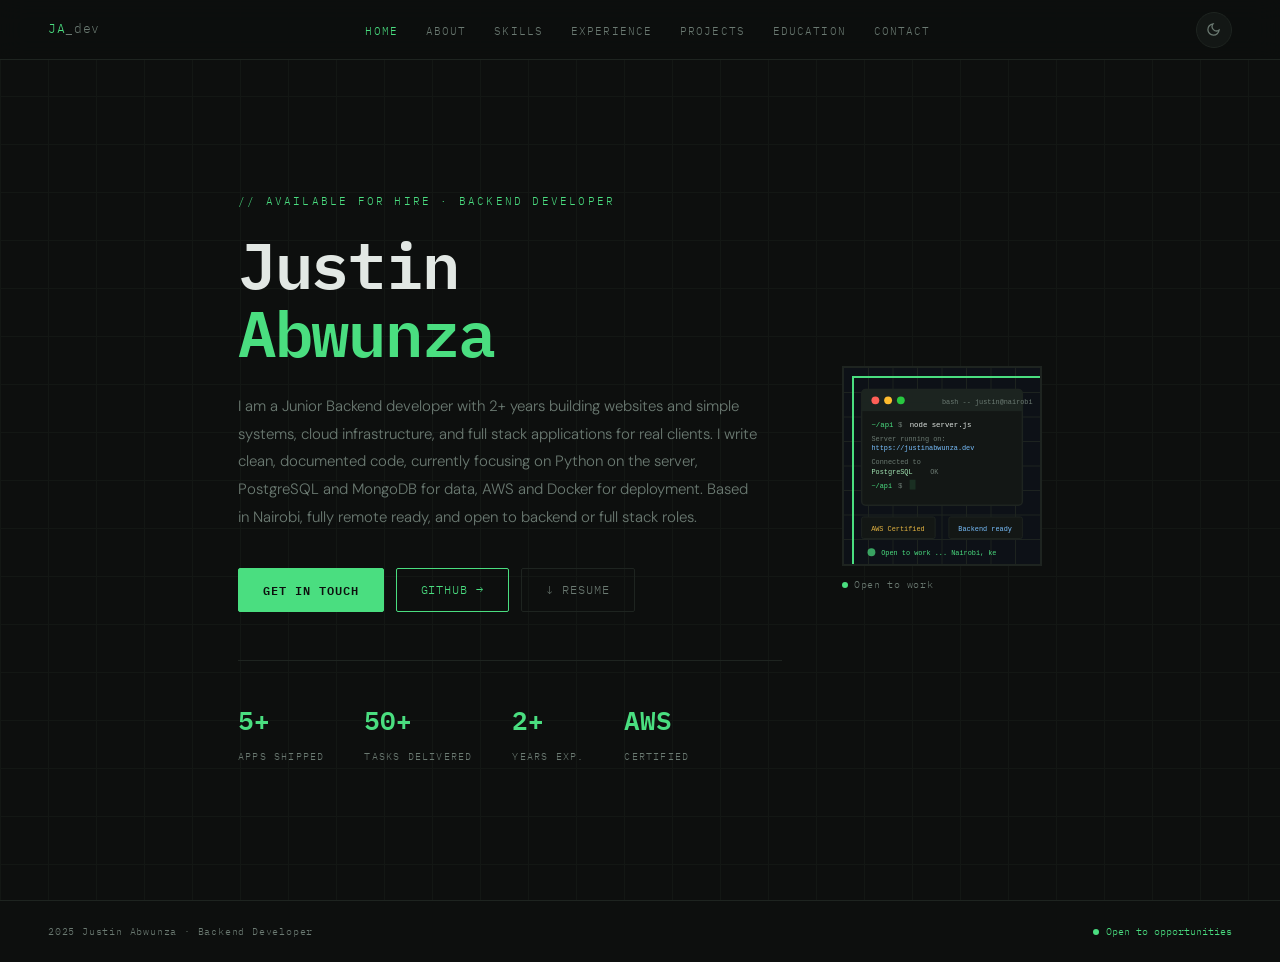
<file: index.html>
<!DOCTYPE html>
<html lang="en" data-theme="dark">
<head>
  <meta charset="UTF-8"/>
  <meta name="viewport" content="width=device-width,initial-scale=1.0"/>
  <meta name="description" content="Justin Abwunza — Backend Developer. AWS Certified. Nairobi, Kenya."/>
  <title>Justin Abwunza — Backend Developer</title>
  <link rel="preconnect" href="https://fonts.googleapis.com">
  <link href="https://fonts.googleapis.com/css2?family=IBM+Plex+Mono:wght@300;400;500;600&family=DM+Sans:wght@300;400;500&display=swap" rel="stylesheet">
  <link rel="stylesheet" href="css/styles.css">
</head>
<body>

<nav>
  <a href="index.html" class="nav-logo">JA<span>_dev</span></a>
  <ul class="nav-links">
    <li><a href="index.html">Home</a></li>
    <li><a href="about.html">About</a></li>
    <li><a href="skills.html">Skills</a></li>
    <li><a href="experience.html">Experience</a></li>
    <li><a href="projects.html">Projects</a></li>
    <li><a href="education.html">Education</a></li>
    <li><a href="contact.html">Contact</a></li>
  </ul>
  <div class="nav-right">
    <button class="theme-toggle" id="themeBtn" aria-label="Toggle theme">
      <svg class="i-moon" viewBox="0 0 24 24" fill="none" stroke="currentColor" stroke-width="2"><path d="M21 12.79A9 9 0 1111.21 3 7 7 0 0021 12.79z"/></svg>
      <svg class="i-sun"  viewBox="0 0 24 24" fill="none" stroke="currentColor" stroke-width="2"><circle cx="12" cy="12" r="5"/><line x1="12" y1="1" x2="12" y2="3"/><line x1="12" y1="21" x2="12" y2="23"/><line x1="4.22" y1="4.22" x2="5.64" y2="5.64"/><line x1="18.36" y1="18.36" x2="19.78" y2="19.78"/><line x1="1" y1="12" x2="3" y2="12"/><line x1="21" y1="12" x2="23" y2="12"/><line x1="4.22" y1="19.78" x2="5.64" y2="18.36"/><line x1="18.36" y1="5.64" x2="19.78" y2="4.22"/></svg>
    </button>
    <button class="burger" id="burgerBtn"><span></span><span></span><span></span></button>
  </div>
</nav>

<div class="mob-menu" id="mobMenu">
  <a href="index.html">Home</a>
  <a href="about.html">About</a>
  <a href="skills.html">Skills</a>
  <a href="experience.html">Experience</a>
  <a href="projects.html">Projects</a>
  <a href="education.html">Education</a>
  <a href="contact.html">Contact</a>
  <a href="https://github.com/syntaxamurai" target="_blank" rel="noopener">GitHub</a>
  <a href="Justin_Abwunza_Software_Developer_CV.pdf" download>Download CV</a>
</div>

<section id="hero">
  <div class="hero-inner">
    <div>
      <span class="hero-tag">// available for hire · backend developer</span>
      <h1 class="hero-name">Justin<br><em>Abwunza</em></h1>
      <p class="hero-bio">
        I am a Junior Backend developer with 2+ years building websites and simple systems, cloud infrastructure, and full stack applications for real clients. I write clean, documented code, currently focusing on Python on the server, PostgreSQL and MongoDB for data, AWS and Docker for deployment. Based in Nairobi, fully remote ready, and open to backend or full stack roles.
      </p>
      <div class="hero-cta">
        <a href="mailto:justinabwunza@gmail.com" class="btn btn-primary">Get in touch</a>
        <a href="https://github.com/syntaxamurai" target="_blank" rel="noopener" class="btn btn-outline">GitHub &#8594;</a>
        <a href="Justin_Abwunza_Software_Developer_CV.pdf" download class="btn btn-ghost">&#8595; Resume</a>
      </div>
      <div class="hero-stats">
        <div><span class="stat-num">5+</span><span class="stat-label">Apps shipped</span></div>
        <div><span class="stat-num">50+</span><span class="stat-label">Tasks delivered</span></div>
        <div><span class="stat-num">2+</span><span class="stat-label">Years exp.</span></div>
        <div><span class="stat-num">AWS</span><span class="stat-label">Certified</span></div>
      </div>
    </div>
    <div class="hero-photo">
      <div class="hero-photo-frame">
        <svg viewBox="0 0 200 200" xmlns="http://www.w3.org/2000/svg" style="width:100%;height:100%;display:block">
          <rect width="200" height="200" fill="#0d1117"/>
          <line x1="0" y1="25" x2="200" y2="25" stroke="#1e2420" stroke-width="1"/><line x1="0" y1="50" x2="200" y2="50" stroke="#1e2420" stroke-width="1"/><line x1="0" y1="75" x2="200" y2="75" stroke="#1e2420" stroke-width="1"/><line x1="0" y1="100" x2="200" y2="100" stroke="#1e2420" stroke-width="1"/><line x1="0" y1="125" x2="200" y2="125" stroke="#1e2420" stroke-width="1"/><line x1="0" y1="150" x2="200" y2="150" stroke="#1e2420" stroke-width="1"/><line x1="0" y1="175" x2="200" y2="175" stroke="#1e2420" stroke-width="1"/><line x1="25" y1="0" x2="25" y2="200" stroke="#1e2420" stroke-width="1"/><line x1="50" y1="0" x2="50" y2="200" stroke="#1e2420" stroke-width="1"/><line x1="75" y1="0" x2="75" y2="200" stroke="#1e2420" stroke-width="1"/><line x1="100" y1="0" x2="100" y2="200" stroke="#1e2420" stroke-width="1"/><line x1="125" y1="0" x2="125" y2="200" stroke="#1e2420" stroke-width="1"/><line x1="150" y1="0" x2="150" y2="200" stroke="#1e2420" stroke-width="1"/><line x1="175" y1="0" x2="175" y2="200" stroke="#1e2420" stroke-width="1"/>
          <rect x="18" y="22" width="164" height="118" rx="4" fill="#131715" stroke="#1e2420" stroke-width="1.5"/>
          <rect x="18" y="22" width="164" height="22" rx="4" fill="#1c2420"/><rect x="18" y="35" width="164" height="9" fill="#1c2420"/>
          <circle cx="32" cy="33" r="4" fill="#ff5f57"/><circle cx="45" cy="33" r="4" fill="#febc2e"/><circle cx="58" cy="33" r="4" fill="#28c840"/>
          <text x="100" y="37" font-family="monospace" font-size="7" fill="#6b7a72" text-anchor="right">bash -- justin@nairobi</text>
          <text x="28" y="60" font-family="monospace" font-size="7.5" fill="#4ade80">~/api</text><text x="55" y="60" font-family="monospace" font-size="7.5" fill="#6b7a72"> $ </text><text x="67" y="60" font-family="monospace" font-size="7.5" fill="#e2e8e4">node server.js</text>
          <text x="28" y="74" font-family="monospace" font-size="7" fill="#6b7a72">Server running on:</text>
          <text x="28" y="84" font-family="monospace" font-size="7" fill="#79c0ff">https://justinabwunza.dev</text>
          <text x="28" y="98" font-family="monospace" font-size="7" fill="#6b7a72">Connected to</text>
          <text x="28" y="108" font-family="monospace" font-size="7" fill="#a3e6b4">PostgreSQL</text><text x="88" y="108" font-family="monospace" font-size="7" fill="#6b7a72"> OK</text>
          <text x="28" y="122" font-family="monospace" font-size="7" fill="#4ade80">~/api</text><text x="55" y="122" font-family="monospace" font-size="7.5" fill="#6b7a72"> $ </text>
          <rect x="67" y="114" width="6" height="10" fill="#4ade80"><animate attributeName="opacity" values="1;0;1" dur="1.1s" repeatCount="indefinite"/></rect>
          <rect x="18" y="152" width="75" height="22" rx="2" fill="#131715" stroke="#1e2420" stroke-width="1"/><text x="55" y="166" font-family="monospace" font-size="7" fill="#e3b341" text-anchor="middle">AWS Certified</text>
          <rect x="107" y="152" width="75" height="22" rx="2" fill="#131715" stroke="#1e2420" stroke-width="1"/><text x="144" y="166" font-family="monospace" font-size="7" fill="#79c0ff" text-anchor="middle">Backend ready</text>
          <circle cx="28" cy="188" r="4" fill="#4ade80"><animate attributeName="opacity" values="1;0.3;1" dur="2s" repeatCount="indefinite"/></circle>
          <text x="38" y="191" font-family="monospace" font-size="7" fill="#4ade80">Open to work ... Nairobi, ke</text>
        </svg>
      </div>
      <div class="hero-photo-caption"><span class="avail-dot"></span> Open to work</div>
    </div>
  </div>
</section>

<footer>
  <span class="foot-txt">2025 Justin Abwunza · Backend Developer</span>
  <span class="foot-status"><span class="sdot"></span>Open to opportunities</span>
</footer>

<script src="js/main.js"></script>
</body>
</html>
</file>
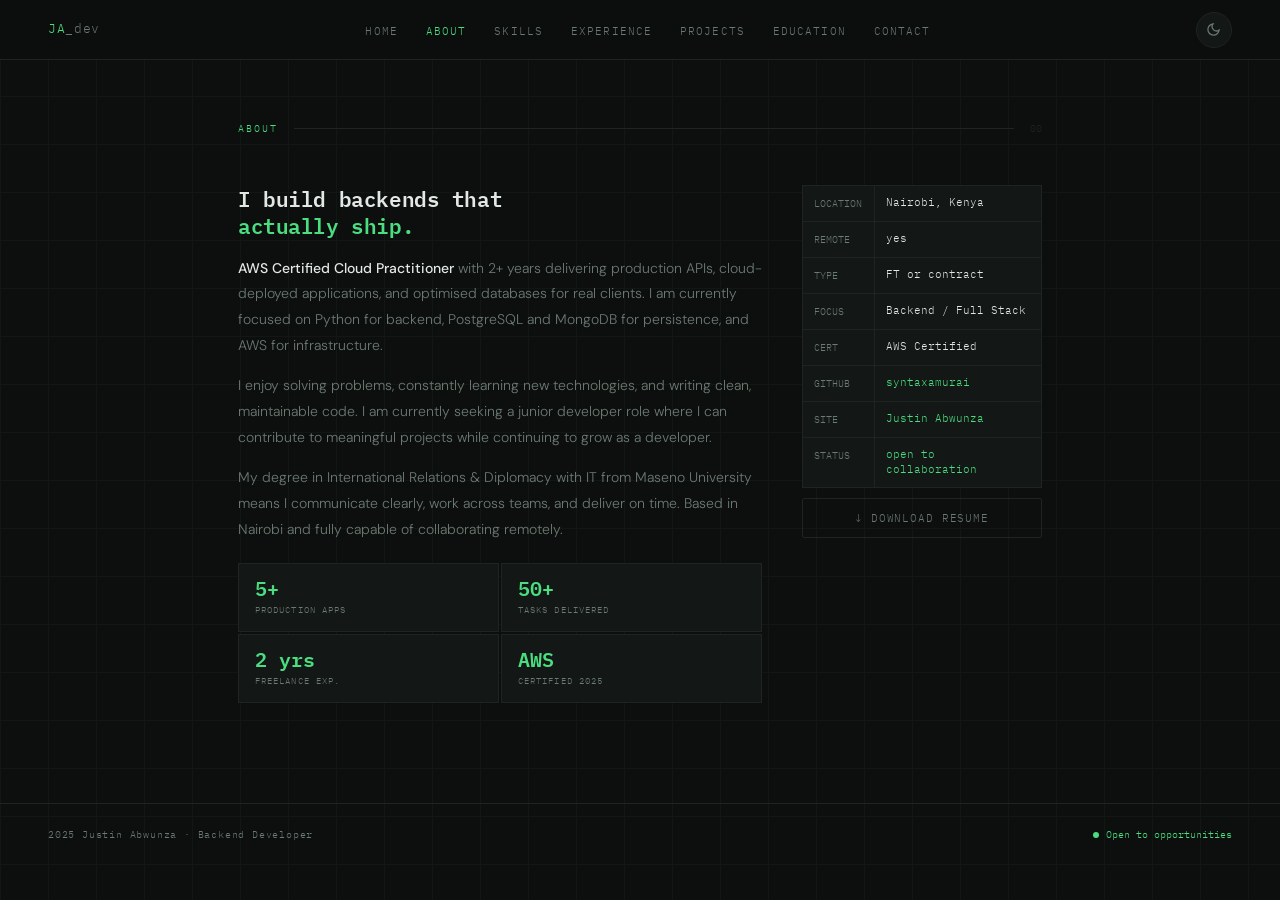
<file: about.html>
<!DOCTYPE html>
<html lang="en" data-theme="dark">
<head>
  <meta charset="UTF-8"/>
  <meta name="viewport" content="width=device-width,initial-scale=1.0"/>
  <meta name="description" content="About Justin Abwunza — AWS Certified Backend Developer based in Nairobi, Kenya."/>
  <title>About — Justin Abwunza</title>
  <link rel="preconnect" href="https://fonts.googleapis.com">
  <link href="https://fonts.googleapis.com/css2?family=IBM+Plex+Mono:wght@300;400;500;600&family=DM+Sans:wght@300;400;500&display=swap" rel="stylesheet">
  <link rel="stylesheet" href="css/styles.css">
</head>
<body>

<nav>
  <a href="index.html" class="nav-logo">JA<span>_dev</span></a>
  <ul class="nav-links">
    <li><a href="index.html">Home</a></li>
    <li><a href="about.html">About</a></li>
    <li><a href="skills.html">Skills</a></li>
    <li><a href="experience.html">Experience</a></li>
    <li><a href="projects.html">Projects</a></li>
    <li><a href="education.html">Education</a></li>
    <li><a href="contact.html">Contact</a></li>
  </ul>
  <div class="nav-right">
    <button class="theme-toggle" id="themeBtn" aria-label="Toggle theme">
      <svg class="i-moon" viewBox="0 0 24 24" fill="none" stroke="currentColor" stroke-width="2"><path d="M21 12.79A9 9 0 1111.21 3 7 7 0 0021 12.79z"/></svg>
      <svg class="i-sun"  viewBox="0 0 24 24" fill="none" stroke="currentColor" stroke-width="2"><circle cx="12" cy="12" r="5"/><line x1="12" y1="1" x2="12" y2="3"/><line x1="12" y1="21" x2="12" y2="23"/><line x1="4.22" y1="4.22" x2="5.64" y2="5.64"/><line x1="18.36" y1="18.36" x2="19.78" y2="19.78"/><line x1="1" y1="12" x2="3" y2="12"/><line x1="21" y1="12" x2="23" y2="12"/><line x1="4.22" y1="19.78" x2="5.64" y2="18.36"/><line x1="18.36" y1="5.64" x2="19.78" y2="4.22"/></svg>
    </button>
    <button class="burger" id="burgerBtn"><span></span><span></span><span></span></button>
  </div>
</nav>

<div class="mob-menu" id="mobMenu">
  <a href="index.html">Home</a>
  <a href="about.html">About</a>
  <a href="skills.html">Skills</a>
  <a href="experience.html">Experience</a>
  <a href="projects.html">Projects</a>
  <a href="education.html">Education</a>
  <a href="contact.html">Contact</a>
  <a href="https://github.com/syntaxamurai" target="_blank" rel="noopener">GitHub</a>
  <a href="Justin_Abwunza_Software_Developer_CV.pdf" download>Download CV</a>
</div>

<main class="page">
  <div class="sec-head">
    <span class="sec-tag">About</span>
    <div class="sec-line"></div>
    <span class="sec-num">00</span>
  </div>

  <div class="about-grid">
    <div>
      <h2 class="about-hl">I build backends that<br><em>actually ship.</em></h2>
      <p class="about-p">
        <strong>AWS Certified Cloud Practitioner</strong> with 2+ years delivering production APIs, cloud-deployed applications, and optimised databases for real clients. I am currently focused on Python for backend, PostgreSQL and MongoDB for persistence, and AWS for infrastructure.
      </p>
      <p class="about-p">
        I enjoy solving problems, constantly learning new technologies, and writing clean, maintainable code. I am currently seeking a junior developer role where I can contribute to meaningful projects while continuing to grow as a developer.
      </p>
      <p class="about-p">
        My degree in International Relations &amp; Diplomacy with IT from Maseno University means I communicate clearly, work across teams, and deliver on time.
        Based in Nairobi and fully capable of collaborating remotely.
      </p>
      <div class="proof-grid">
        <div class="proof-card"><span class="proof-n">5+</span><div class="proof-l">Production apps</div></div>
        <div class="proof-card"><span class="proof-n">50+</span><div class="proof-l">Tasks delivered</div></div>
        <div class="proof-card"><span class="proof-n">2 yrs</span><div class="proof-l">Freelance exp.</div></div>
        <div class="proof-card"><span class="proof-n">AWS</span><div class="proof-l">Certified 2025</div></div>
      </div>
    </div>

    <div>
      <div class="meta-box">
        <div class="meta-row"><span class="meta-k">location</span><span class="meta-v">Nairobi, Kenya</span></div>
        <div class="meta-row"><span class="meta-k">remote</span><span class="meta-v">yes</span></div>
        <div class="meta-row"><span class="meta-k">type</span><span class="meta-v">FT or contract</span></div>
        <div class="meta-row"><span class="meta-k">focus</span><span class="meta-v">Backend / Full Stack</span></div>
        <div class="meta-row"><span class="meta-k">cert</span><span class="meta-v">AWS Certified</span></div>
        <div class="meta-row"><span class="meta-k">github</span><span class="meta-v">
          <a href="https://github.com/syntaxamurai" target="_blank" rel="noopener">syntaxamurai</a>
        </span></div>
        <div class="meta-row"><span class="meta-k">site</span><span class="meta-v">
          <a href="https://syntaxamurai.github.io/backend_portfolio/" target="_blank" rel="noopener">Justin Abwunza</a>
        </span></div>
        <div class="meta-row"><span class="meta-k">status</span><span class="meta-v g">open to collaboration</span></div>
      </div>
      <div class="cv-btn">
        <a href="Justin_Abwunza_Software_Developer_CV.pdf" download class="btn btn-ghost">&#8595; Download Resume</a>
      </div>
    </div>
  </div>
</main>

<footer>
  <span class="foot-txt">2025 Justin Abwunza · Backend Developer</span>
  <span class="foot-status"><span class="sdot"></span>Open to opportunities</span>
</footer>

<script src="js/main.js"></script>
</body>
</html>
</file>
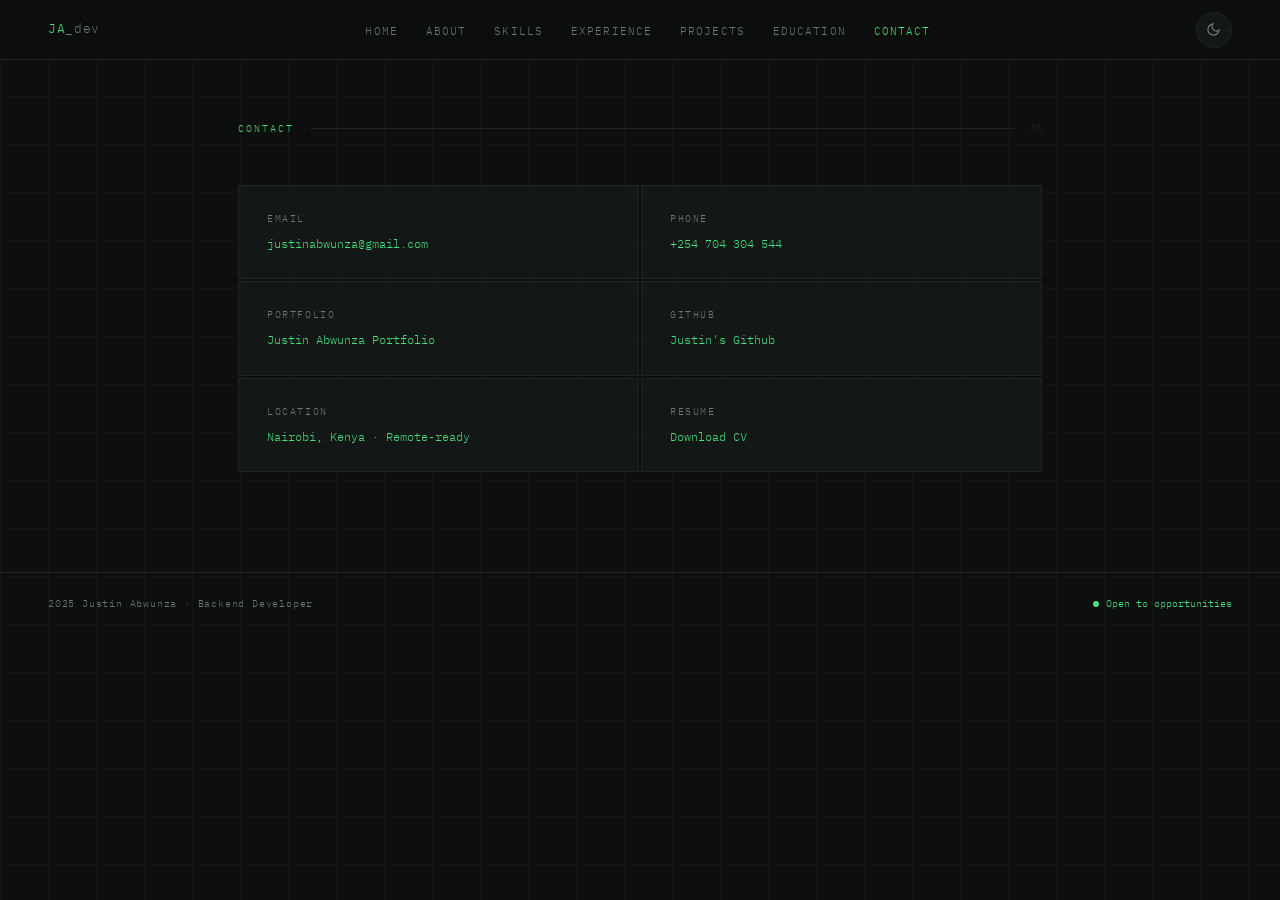
<file: contact.html>
<!DOCTYPE html>
<html lang="en" data-theme="dark">
<head>
  <meta charset="UTF-8"/>
  <meta name="viewport" content="width=device-width,initial-scale=1.0"/>
  <meta name="description" content="Contact Justin Abwunza — justinabwunza@gmail.com · +254704304544 · Nairobi, Kenya."/>
  <title>Contact — Justin Abwunza</title>
  <link rel="preconnect" href="https://fonts.googleapis.com">
  <link href="https://fonts.googleapis.com/css2?family=IBM+Plex+Mono:wght@300;400;500;600&family=DM+Sans:wght@300;400;500&display=swap" rel="stylesheet">
  <link rel="stylesheet" href="css/styles.css">
</head>
<body>

<nav>
  <a href="index.html" class="nav-logo">JA<span>_dev</span></a>
  <ul class="nav-links">
    <li><a href="index.html">Home</a></li>
    <li><a href="about.html">About</a></li>
    <li><a href="skills.html">Skills</a></li>
    <li><a href="experience.html">Experience</a></li>
    <li><a href="projects.html">Projects</a></li>
    <li><a href="education.html">Education</a></li>
    <li><a href="contact.html">Contact</a></li>
  </ul>
  <div class="nav-right">
    <button class="theme-toggle" id="themeBtn" aria-label="Toggle theme">
      <svg class="i-moon" viewBox="0 0 24 24" fill="none" stroke="currentColor" stroke-width="2"><path d="M21 12.79A9 9 0 1111.21 3 7 7 0 0021 12.79z"/></svg>
      <svg class="i-sun"  viewBox="0 0 24 24" fill="none" stroke="currentColor" stroke-width="2"><circle cx="12" cy="12" r="5"/><line x1="12" y1="1" x2="12" y2="3"/><line x1="12" y1="21" x2="12" y2="23"/><line x1="4.22" y1="4.22" x2="5.64" y2="5.64"/><line x1="18.36" y1="18.36" x2="19.78" y2="19.78"/><line x1="1" y1="12" x2="3" y2="12"/><line x1="21" y1="12" x2="23" y2="12"/><line x1="4.22" y1="19.78" x2="5.64" y2="18.36"/><line x1="18.36" y1="5.64" x2="19.78" y2="4.22"/></svg>
    </button>
    <button class="burger" id="burgerBtn"><span></span><span></span><span></span></button>
  </div>
</nav>

<div class="mob-menu" id="mobMenu">
  <a href="index.html">Home</a>
  <a href="about.html">About</a>
  <a href="skills.html">Skills</a>
  <a href="experience.html">Experience</a>
  <a href="projects.html">Projects</a>
  <a href="education.html">Education</a>
  <a href="contact.html">Contact</a>
  <a href="https://github.com/syntaxamurai" target="_blank" rel="noopener">GitHub</a>
  <a href="Justin_Abwunza_Software_Developer_CV.pdf" download>Download CV</a>
</div>

<main class="page">
  <div class="sec-head">
    <span class="sec-tag">Contact</span>
    <div class="sec-line"></div>
    <span class="sec-num">05</span>
  </div>

  <div class="contact-grid">

    <div class="contact-card">
      <div class="contact-lbl">Email</div>
      <a href="mailto:justinabwunza@gmail.com" class="contact-val">justinabwunza@gmail.com</a>
    </div>

    <div class="contact-card">
      <div class="contact-lbl">Phone</div>
      <a href="tel:+254704304544" class="contact-val">+254 704 304 544</a>
    </div>

    <div class="contact-card">
      <div class="contact-lbl">Portfolio</div>
      <a href="https://syntaxamurai.github.io/backend_portfolio/" target="_blank" rel="noopener" class="contact-val">Justin Abwunza Portfolio</a>
    </div>

    <div class="contact-card">
      <div class="contact-lbl">GitHub</div>
      <a href="https://github.com/syntaxamurai" target="_blank" rel="noopener" class="contact-val">Justin's Github</a>
    </div>

    <div class="contact-card">
      <div class="contact-lbl">Location</div>
      <span class="contact-val">Nairobi, Kenya · Remote-ready</span>
    </div>

    <div class="contact-card">
      <div class="contact-lbl">Resume</div>
      <a href="Justin_Abwunza_Software_Developer_CV.pdf" download class="contact-val">Download CV</a>
    </div>

  </div>
</main>

<footer>
  <span class="foot-txt">2025 Justin Abwunza · Backend Developer</span>
  <span class="foot-status"><span class="sdot"></span>Open to opportunities</span>
</footer>

<script src="js/main.js"></script>
</body>
</html>
</file>
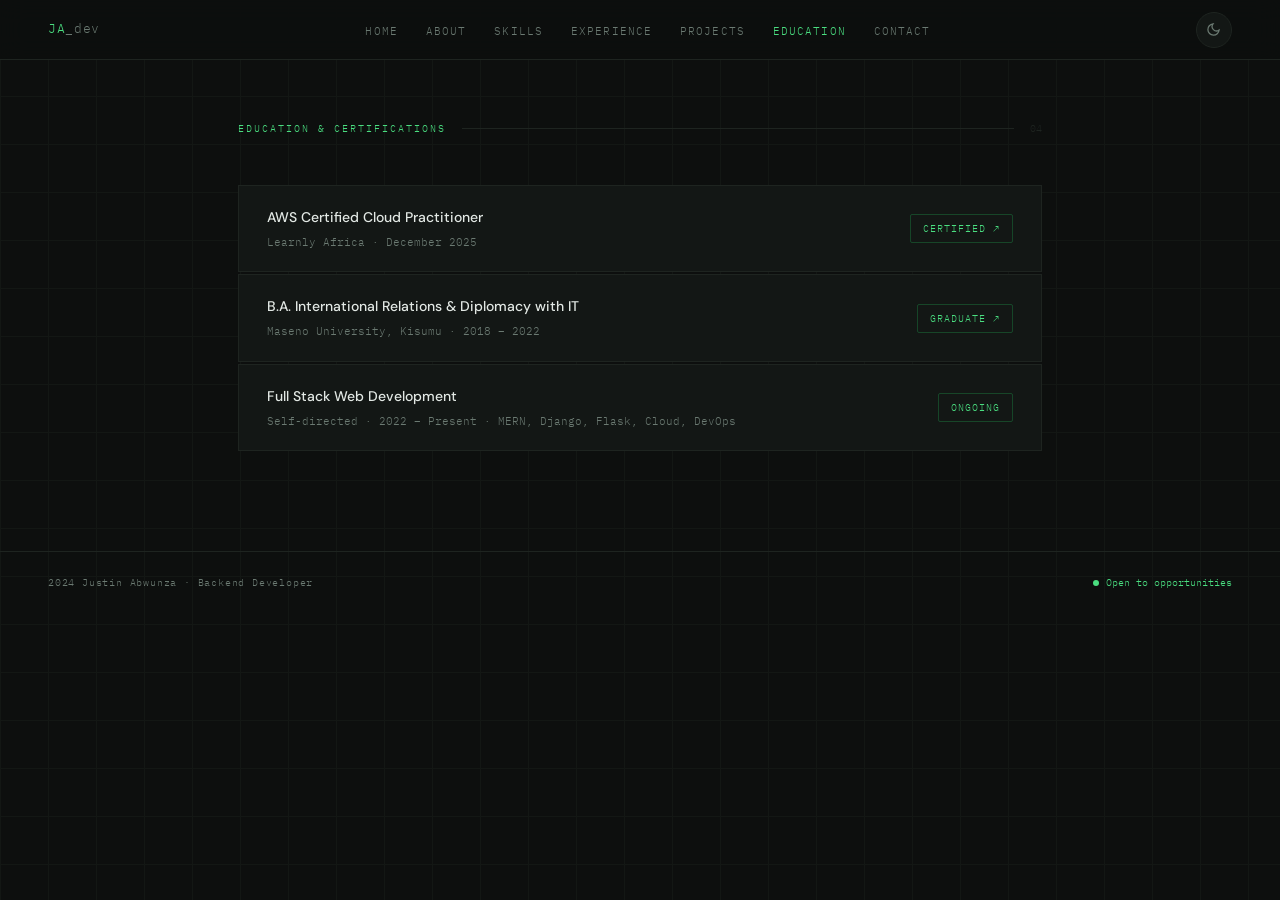
<file: education.html>
<!DOCTYPE html>
<html lang="en" data-theme="dark">
<head>
  <meta charset="UTF-8"/>
  <meta name="viewport" content="width=device-width,initial-scale=1.0"/>
  <meta name="description" content="Education and certifications of Justin Abwunza — AWS Certified, Maseno University."/>
  <title>Education — Justin Abwunza</title>
  <link rel="preconnect" href="https://fonts.googleapis.com">
  <link href="https://fonts.googleapis.com/css2?family=IBM+Plex+Mono:wght@300;400;500;600&family=DM+Sans:wght@300;400;500&display=swap" rel="stylesheet">
  <link rel="stylesheet" href="css/styles.css">
</head>
<body>

<nav>
  <a href="index.html" class="nav-logo">JA<span>_dev</span></a>
  <ul class="nav-links">
    <li><a href="index.html">Home</a></li>
    <li><a href="about.html">About</a></li>
    <li><a href="skills.html">Skills</a></li>
    <li><a href="experience.html">Experience</a></li>
    <li><a href="projects.html">Projects</a></li>
    <li><a href="education.html">Education</a></li>
    <li><a href="contact.html">Contact</a></li>
  </ul>
  <div class="nav-right">
    <button class="theme-toggle" id="themeBtn" aria-label="Toggle theme">
      <svg class="i-moon" viewBox="0 0 24 24" fill="none" stroke="currentColor" stroke-width="2"><path d="M21 12.79A9 9 0 1111.21 3 7 7 0 0021 12.79z"/></svg>
      <svg class="i-sun"  viewBox="0 0 24 24" fill="none" stroke="currentColor" stroke-width="2"><circle cx="12" cy="12" r="5"/><line x1="12" y1="1" x2="12" y2="3"/><line x1="12" y1="21" x2="12" y2="23"/><line x1="4.22" y1="4.22" x2="5.64" y2="5.64"/><line x1="18.36" y1="18.36" x2="19.78" y2="19.78"/><line x1="1" y1="12" x2="3" y2="12"/><line x1="21" y1="12" x2="23" y2="12"/><line x1="4.22" y1="19.78" x2="5.64" y2="18.36"/><line x1="18.36" y1="5.64" x2="19.78" y2="4.22"/></svg>
    </button>
    <button class="burger" id="burgerBtn"><span></span><span></span><span></span></button>
  </div>
</nav>

<div class="mob-menu" id="mobMenu">
  <a href="index.html">Home</a>
  <a href="about.html">About</a>
  <a href="skills.html">Skills</a>
  <a href="experience.html">Experience</a>
  <a href="projects.html">Projects</a>
  <a href="education.html">Education</a>
  <a href="contact.html">Contact</a>
  <a href="https://github.com/syntaxamurai" target="_blank" rel="noopener">GitHub</a>
  <a href="Justin_Abwunza_Software_Developer_CV.pdf" download>Download CV</a>
</div>

<main class="page">
  <div class="sec-head">
    <span class="sec-tag">Education &amp; Certifications</span>
    <div class="sec-line"></div>
    <span class="sec-num">04</span>
  </div>

  <div class="edu-list">

    <div class="edu-card">
      <div>
        <div class="edu-title">AWS Certified Cloud Practitioner</div>
        <div class="edu-sub">Learnly Africa · December 2025</div>
      </div>
      <a href="certificates/Justin_AWS_certified.pdf" target="_blank" rel="noopener" class="edu-badge">Certified ↗</a>
    </div>

    <div class="edu-card">
      <div>
        <div class="edu-title">B.A. International Relations &amp; Diplomacy with IT</div>
        <div class="edu-sub">Maseno University, Kisumu · 2018 – 2022</div>
      </div>
      <a href="certificates/Justin_degree.jpg" target="_blank" rel="noopener" class="edu-badge">Graduate ↗</a>
    </div>

    <div class="edu-card">
      <div>
        <div class="edu-title">Full Stack Web Development</div>
        <div class="edu-sub">Self-directed · 2022 – Present · MERN, Django, Flask, Cloud, DevOps</div>
      </div>
      <span class="edu-badge">Ongoing</span>
    </div>

  </div>
</main>

<footer>
  <span class="foot-txt">2024 Justin Abwunza · Backend Developer</span>
  <span class="foot-status"><span class="sdot"></span>Open to opportunities</span>
</footer>

<script src="js/main.js"></script>
</body>
</html>
</file>
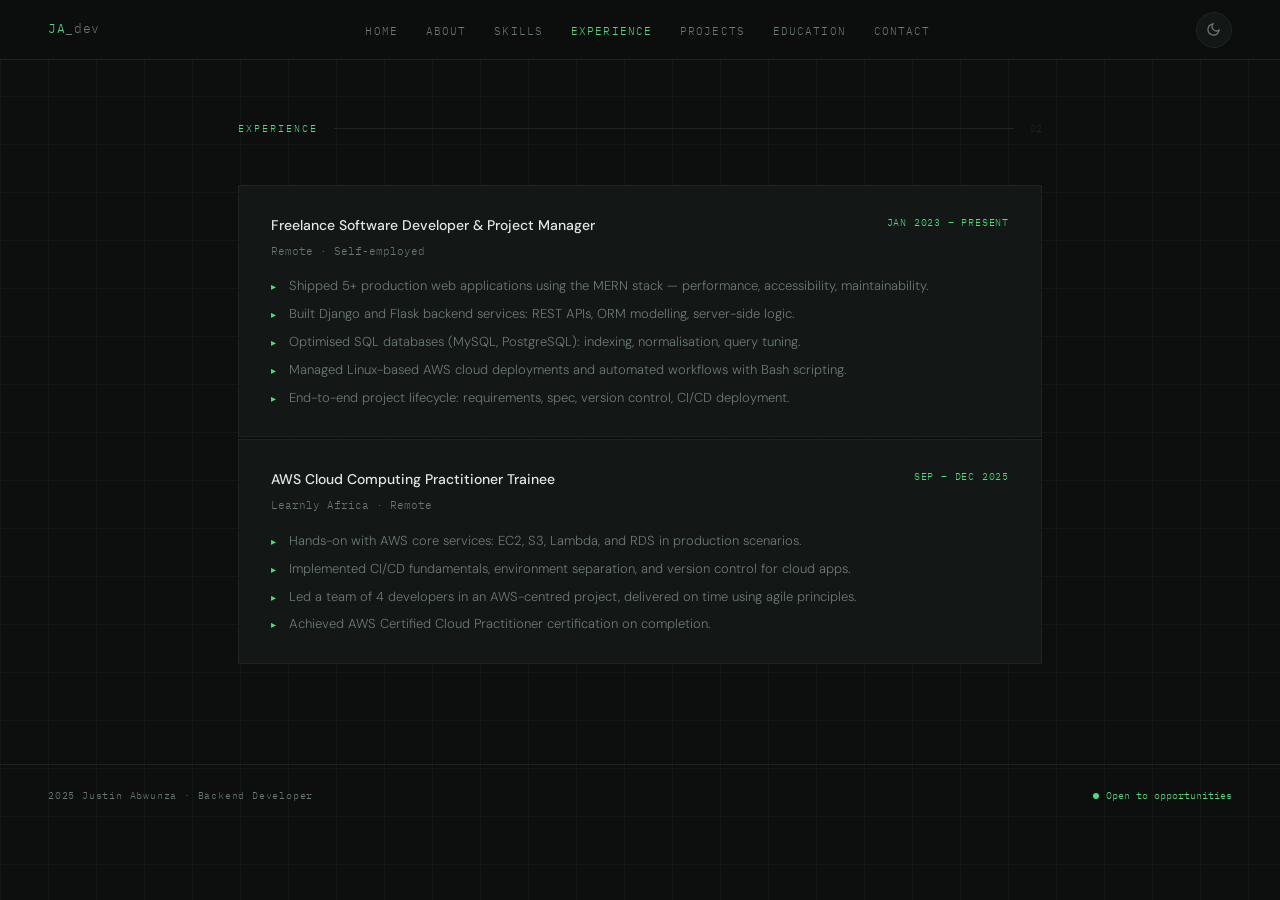
<file: experience.html>
<!DOCTYPE html>
<html lang="en" data-theme="dark">
<head>
  <meta charset="UTF-8"/>
  <meta name="viewport" content="width=device-width,initial-scale=1.0"/>
  <meta name="description" content="Work experience of Justin Abwunza — Freelance developer, AWS trainee, Nairobi."/>
  <title>Experience — Justin Abwunza</title>
  <link rel="preconnect" href="https://fonts.googleapis.com">
  <link href="https://fonts.googleapis.com/css2?family=IBM+Plex+Mono:wght@300;400;500;600&family=DM+Sans:wght@300;400;500&display=swap" rel="stylesheet">
  <link rel="stylesheet" href="css/styles.css">
</head>
<body>

<nav>
  <a href="index.html" class="nav-logo">JA<span>_dev</span></a>
  <ul class="nav-links">
    <li><a href="index.html">Home</a></li>
    <li><a href="about.html">About</a></li>
    <li><a href="skills.html">Skills</a></li>
    <li><a href="experience.html">Experience</a></li>
    <li><a href="projects.html">Projects</a></li>
    <li><a href="education.html">Education</a></li>
    <li><a href="contact.html">Contact</a></li>
  </ul>
  <div class="nav-right">
    <button class="theme-toggle" id="themeBtn" aria-label="Toggle theme">
      <svg class="i-moon" viewBox="0 0 24 24" fill="none" stroke="currentColor" stroke-width="2"><path d="M21 12.79A9 9 0 1111.21 3 7 7 0 0021 12.79z"/></svg>
      <svg class="i-sun"  viewBox="0 0 24 24" fill="none" stroke="currentColor" stroke-width="2"><circle cx="12" cy="12" r="5"/><line x1="12" y1="1" x2="12" y2="3"/><line x1="12" y1="21" x2="12" y2="23"/><line x1="4.22" y1="4.22" x2="5.64" y2="5.64"/><line x1="18.36" y1="18.36" x2="19.78" y2="19.78"/><line x1="1" y1="12" x2="3" y2="12"/><line x1="21" y1="12" x2="23" y2="12"/><line x1="4.22" y1="19.78" x2="5.64" y2="18.36"/><line x1="18.36" y1="5.64" x2="19.78" y2="4.22"/></svg>
    </button>
    <button class="burger" id="burgerBtn"><span></span><span></span><span></span></button>
  </div>
</nav>

<div class="mob-menu" id="mobMenu">
  <a href="index.html">Home</a>
  <a href="about.html">About</a>
  <a href="skills.html">Skills</a>
  <a href="experience.html">Experience</a>
  <a href="projects.html">Projects</a>
  <a href="education.html">Education</a>
  <a href="contact.html">Contact</a>
  <a href="https://github.com/syntaxamurai" target="_blank" rel="noopener">GitHub</a>
  <a href="Justin_Abwunza_Software_Developer_CV.pdf" download>Download CV</a>
</div>

<main class="page">
  <div class="sec-head">
    <span class="sec-tag">Experience</span>
    <div class="sec-line"></div>
    <span class="sec-num">02</span>
  </div>

  <div class="exp-list">

    <div class="exp-card">
      <div class="exp-head">
        <span class="exp-role">Freelance Software Developer &amp; Project Manager</span>
        <span class="exp-date">Jan 2023 – Present</span>
      </div>
      <div class="exp-org">Remote · Self-employed</div>
      <ul class="exp-ul">
        <li>Shipped 5+ production web applications using the MERN stack — performance, accessibility, maintainability.</li>
        <li>Built Django and Flask backend services: REST APIs, ORM modelling, server-side logic.</li>
        <li>Optimised SQL databases (MySQL, PostgreSQL): indexing, normalisation, query tuning.</li>
        <li>Managed Linux-based AWS cloud deployments and automated workflows with Bash scripting.</li>
        <li>End-to-end project lifecycle: requirements, spec, version control, CI/CD deployment.</li>
      </ul>
    </div>

    <div class="exp-card">
      <div class="exp-head">
        <span class="exp-role">AWS Cloud Computing Practitioner Trainee</span>
        <span class="exp-date">Sep – Dec 2025</span>
      </div>
      <div class="exp-org">Learnly Africa · Remote</div>
      <ul class="exp-ul">
        <li>Hands-on with AWS core services: EC2, S3, Lambda, and RDS in production scenarios.</li>
        <li>Implemented CI/CD fundamentals, environment separation, and version control for cloud apps.</li>
        <li>Led a team of 4 developers in an AWS-centred project, delivered on time using agile principles.</li>
        <li>Achieved AWS Certified Cloud Practitioner certification on completion.</li>
      </ul>
    </div>

  </div>
</main>

<footer>
  <span class="foot-txt">2025 Justin Abwunza · Backend Developer</span>
  <span class="foot-status"><span class="sdot"></span>Open to opportunities</span>
</footer>

<script src="js/main.js"></script>
</body>
</html>
</file>
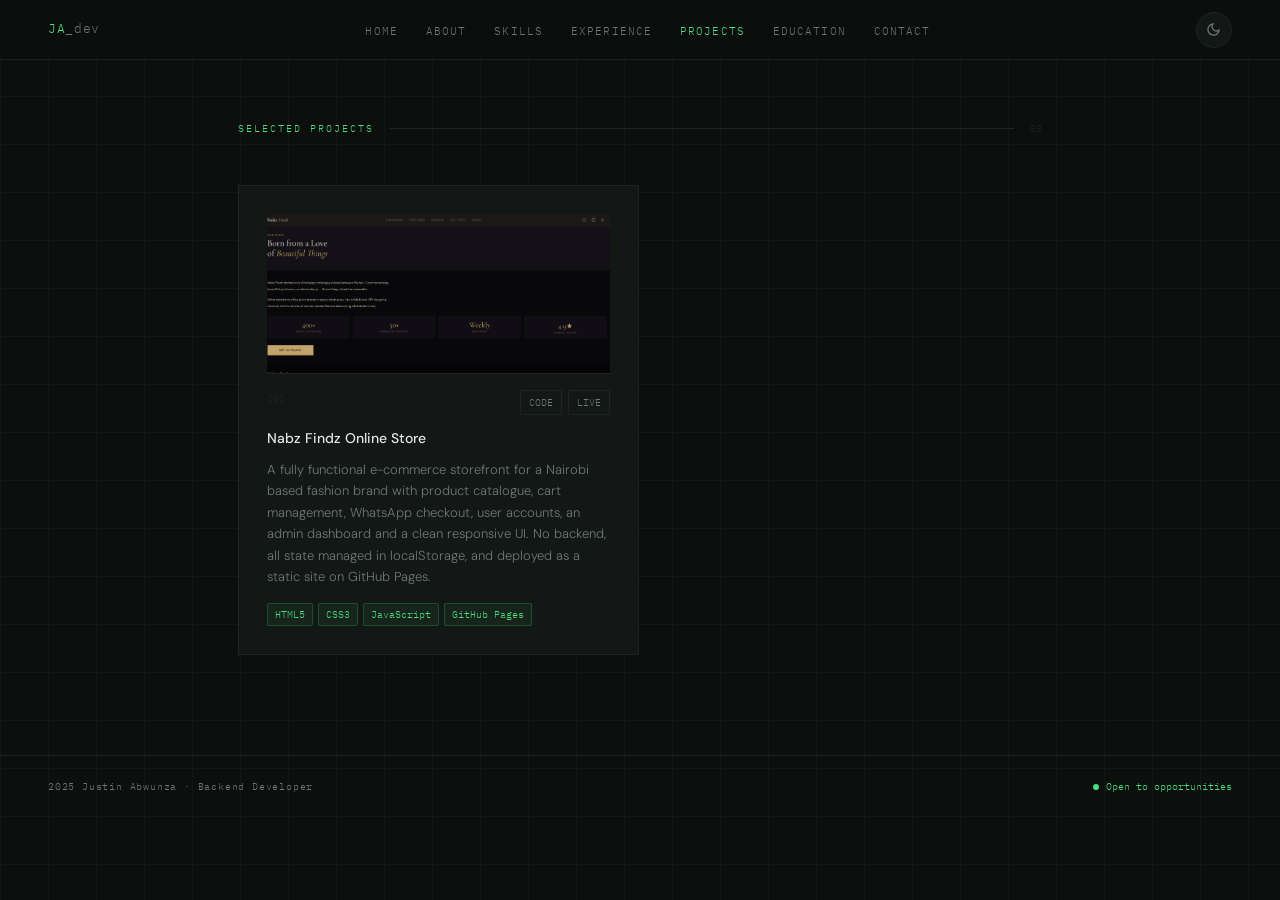
<file: projects.html>
<!DOCTYPE html>
<html lang="en" data-theme="dark">
<head>
  <meta charset="UTF-8"/>
  <meta name="viewport" content="width=device-width,initial-scale=1.0"/>
  <meta name="description" content="Projects by Justin Abwunza — REST APIs, Django apps, MERN stack and more."/>
  <title>Projects — Justin Abwunza</title>
  <link rel="preconnect" href="https://fonts.googleapis.com">
  <link href="https://fonts.googleapis.com/css2?family=IBM+Plex+Mono:wght@300;400;500;600&family=DM+Sans:wght@300;400;500&display=swap" rel="stylesheet">
  <link rel="stylesheet" href="css/styles.css">
</head>
<body>

<nav>
  <a href="index.html" class="nav-logo">JA<span>_dev</span></a>
  <ul class="nav-links">
    <li><a href="index.html">Home</a></li>
    <li><a href="about.html">About</a></li>
    <li><a href="skills.html">Skills</a></li>
    <li><a href="experience.html">Experience</a></li>
    <li><a href="projects.html">Projects</a></li>
    <li><a href="education.html">Education</a></li>
    <li><a href="contact.html">Contact</a></li>
  </ul>
  <div class="nav-right">
    <button class="theme-toggle" id="themeBtn" aria-label="Toggle theme">
      <svg class="i-moon" viewBox="0 0 24 24" fill="none" stroke="currentColor" stroke-width="2"><path d="M21 12.79A9 9 0 1111.21 3 7 7 0 0021 12.79z"/></svg>
      <svg class="i-sun"  viewBox="0 0 24 24" fill="none" stroke="currentColor" stroke-width="2"><circle cx="12" cy="12" r="5"/><line x1="12" y1="1" x2="12" y2="3"/><line x1="12" y1="21" x2="12" y2="23"/><line x1="4.22" y1="4.22" x2="5.64" y2="5.64"/><line x1="18.36" y1="18.36" x2="19.78" y2="19.78"/><line x1="1" y1="12" x2="3" y2="12"/><line x1="21" y1="12" x2="23" y2="12"/><line x1="4.22" y1="19.78" x2="5.64" y2="18.36"/><line x1="18.36" y1="5.64" x2="19.78" y2="4.22"/></svg>
    </button>
    <button class="burger" id="burgerBtn"><span></span><span></span><span></span></button>
  </div>
</nav>

<div class="mob-menu" id="mobMenu">
  <a href="index.html">Home</a>
  <a href="about.html">About</a>
  <a href="skills.html">Skills</a>
  <a href="experience.html">Experience</a>
  <a href="projects.html">Projects</a>
  <a href="education.html">Education</a>
  <a href="contact.html">Contact</a>
  <a href="https://github.com/syntaxamurai" target="_blank" rel="noopener">GitHub</a>
  <a href="Justin_Abwunza_Software_Developer_CV.pdf" download>Download CV</a>
</div>

<main class="page">
  <div class="sec-head">
    <span class="sec-tag">Selected Projects</span>
    <div class="sec-line"></div>
    <span class="sec-num">03</span>
  </div>

  <div class="proj-grid">

    <div class="proj-card">
      <img
        src="assets/nabz_findz.png"
        alt="Nabz Findz Online Store screenshot"
        class="proj-img"
      >

    <div class="proj-top">
      <div class="proj-num">001</div>
      <div class="proj-links">
        <a href="https://github.com/syntaxamurai/nabz_finds" target="_blank" rel="noopener" class="proj-link">Code</a>
        <a href="https://syntaxamurai.github.io/nabz_finds/" target="_blank" rel="noopener" class="proj-link">Live</a>
      </div>
    </div>
    <a href="https://syntaxamurai.github.io/nabz_finds/" target="_blank" rel="noopener" class="proj-title">
    Nabz Findz Online Store
    </a>

    <div class="proj-desc">
    A fully functional e-commerce storefront for a Nairobi based fashion brand with product catalogue, cart management, WhatsApp checkout, user accounts, an admin dashboard and a clean responsive UI. No backend, all state managed in localStorage, and deployed as a static site on GitHub Pages.
    </div>

  <div class="proj-stack">
    <span class="stag">HTML5</span>
    <span class="stag">CSS3</span>
    <span class="stag">JavaScript</span>
    <span class="stag">GitHub Pages</span>
  </div>
</div>
    
  </div>
</main>

<footer>
  <span class="foot-txt">2025 Justin Abwunza · Backend Developer</span>
  <span class="foot-status"><span class="sdot"></span>Open to opportunities</span>
</footer>

<script src="js/main.js"></script>
</body>
</html>
</file>
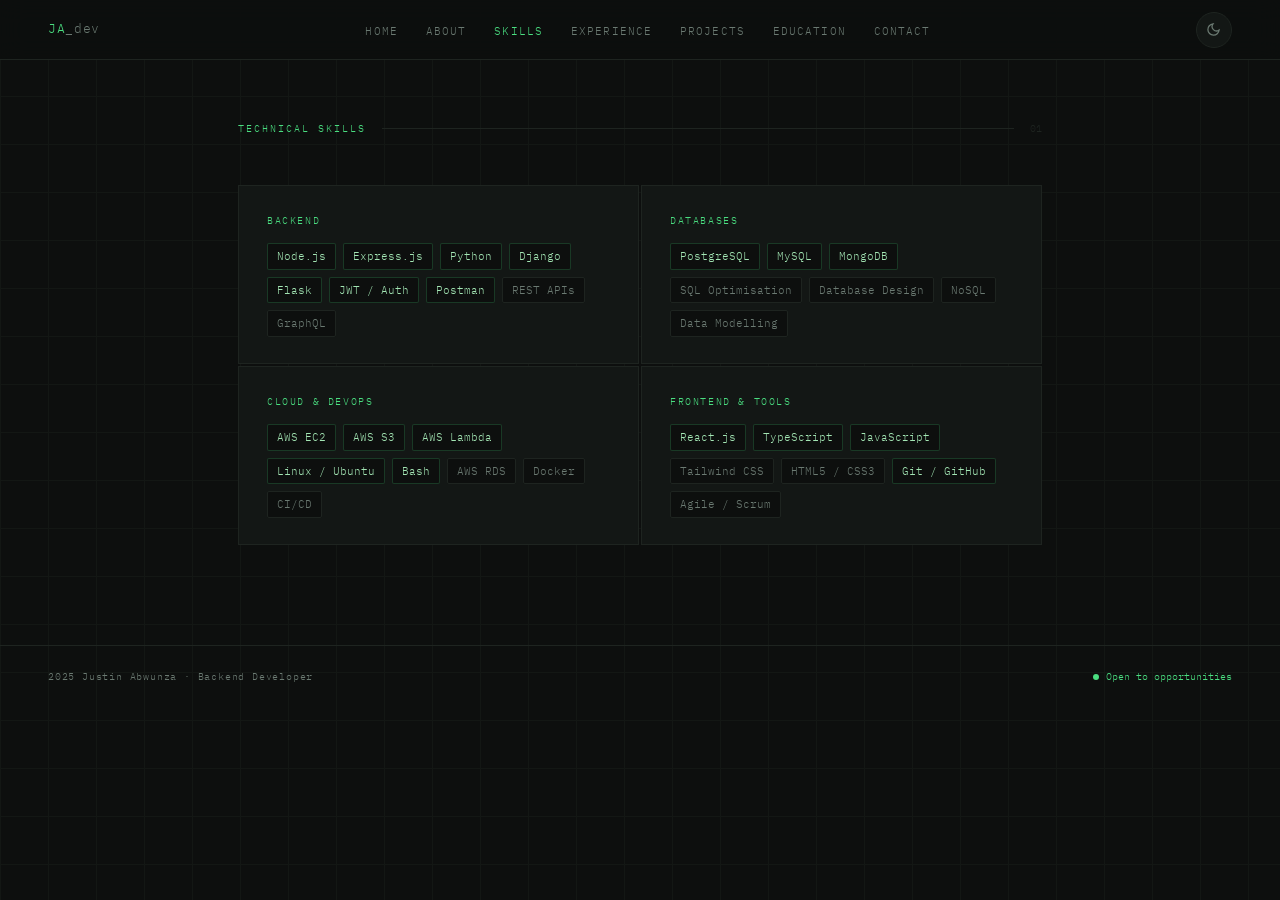
<file: skills.html>
<!DOCTYPE html>
<html lang="en" data-theme="dark">
<head>
  <meta charset="UTF-8"/>
  <meta name="viewport" content="width=device-width,initial-scale=1.0"/>
  <meta name="description" content="Technical skills of Justin Abwunza — Node.js, Python, AWS, Docker and more."/>
  <title>Skills — Justin Abwunza</title>
  <link rel="preconnect" href="https://fonts.googleapis.com">
  <link href="https://fonts.googleapis.com/css2?family=IBM+Plex+Mono:wght@300;400;500;600&family=DM+Sans:wght@300;400;500&display=swap" rel="stylesheet">
  <link rel="stylesheet" href="css/styles.css">
</head>
<body>

<nav>
  <a href="index.html" class="nav-logo">JA<span>_dev</span></a>
  <ul class="nav-links">
    <li><a href="index.html">Home</a></li>
    <li><a href="about.html">About</a></li>
    <li><a href="skills.html">Skills</a></li>
    <li><a href="experience.html">Experience</a></li>
    <li><a href="projects.html">Projects</a></li>
    <li><a href="education.html">Education</a></li>
    <li><a href="contact.html">Contact</a></li>
  </ul>
  <div class="nav-right">
    <button class="theme-toggle" id="themeBtn" aria-label="Toggle theme">
      <svg class="i-moon" viewBox="0 0 24 24" fill="none" stroke="currentColor" stroke-width="2"><path d="M21 12.79A9 9 0 1111.21 3 7 7 0 0021 12.79z"/></svg>
      <svg class="i-sun"  viewBox="0 0 24 24" fill="none" stroke="currentColor" stroke-width="2"><circle cx="12" cy="12" r="5"/><line x1="12" y1="1" x2="12" y2="3"/><line x1="12" y1="21" x2="12" y2="23"/><line x1="4.22" y1="4.22" x2="5.64" y2="5.64"/><line x1="18.36" y1="18.36" x2="19.78" y2="19.78"/><line x1="1" y1="12" x2="3" y2="12"/><line x1="21" y1="12" x2="23" y2="12"/><line x1="4.22" y1="19.78" x2="5.64" y2="18.36"/><line x1="18.36" y1="5.64" x2="19.78" y2="4.22"/></svg>
    </button>
    <button class="burger" id="burgerBtn"><span></span><span></span><span></span></button>
  </div>
</nav>

<div class="mob-menu" id="mobMenu">
  <a href="index.html">Home</a>
  <a href="about.html">About</a>
  <a href="skills.html">Skills</a>
  <a href="experience.html">Experience</a>
  <a href="projects.html">Projects</a>
  <a href="education.html">Education</a>
  <a href="contact.html">Contact</a>
  <a href="https://github.com/syntaxamurai" target="_blank" rel="noopener">GitHub</a>
  <a href="Justin_Abwunza_Software_Developer_CV.pdf" download>Download CV</a>
</div>

<main class="page">
  <div class="sec-head">
    <span class="sec-tag">Technical Skills</span>
    <div class="sec-line"></div>
    <span class="sec-num">01</span>
  </div>

  <div class="skills-grid">
    <div class="skill-box">
      <div class="skill-title">Backend</div>
      <div class="tags">
        <span class="tag hi">Node.js</span>
        <span class="tag hi">Express.js</span>
        <span class="tag hi">Python</span>
        <span class="tag hi">Django</span>
        <span class="tag hi">Flask</span>
        <span class="tag hi">JWT / Auth</span>
        <span class="tag hi">Postman</span>
        <span class="tag">REST APIs</span>
        <span class="tag">GraphQL</span>
      </div>
    </div>
    <div class="skill-box">
      <div class="skill-title">Databases</div>
      <div class="tags">
        <span class="tag hi">PostgreSQL</span>
        <span class="tag hi">MySQL</span>
        <span class="tag hi">MongoDB</span>
        <span class="tag">SQL Optimisation</span>
        <span class="tag">Database Design</span>
        <span class="tag">NoSQL</span>
        <span class="tag">Data Modelling</span>
      </div>
    </div>
    <div class="skill-box">
      <div class="skill-title">Cloud &amp; DevOps</div>
      <div class="tags">
        <span class="tag hi">AWS EC2</span>
        <span class="tag hi">AWS S3</span>
        <span class="tag hi">AWS Lambda</span>
        <span class="tag hi">Linux / Ubuntu</span>
        <span class="tag hi">Bash</span>
        <span class="tag">AWS RDS</span>
        <span class="tag">Docker</span>
        <span class="tag">CI/CD</span>
      </div>
    </div>
    <div class="skill-box">
      <div class="skill-title">Frontend &amp; Tools</div>
      <div class="tags">
        <span class="tag hi">React.js</span>
        <span class="tag hi">TypeScript</span>
        <span class="tag hi">JavaScript</span>
        <span class="tag">Tailwind CSS</span>
        <span class="tag">HTML5 / CSS3</span>
        <span class="tag hi">Git / GitHub</span>
        <span class="tag">Agile / Scrum</span>
      </div>
    </div>
  </div>
</main>

<footer>
  <span class="foot-txt">2025 Justin Abwunza · Backend Developer</span>
  <span class="foot-status"><span class="sdot"></span>Open to opportunities</span>
</footer>

<script src="js/main.js"></script>
</body>
</html>
</file>
<file: css/styles.css>
/* ── RESET ─────────────────────────────────────────────────── */
*, *::before, *::after { box-sizing: border-box; margin: 0; padding: 0; }

/* ── THEMES ─────────────────────────────────────────────────── */
[data-theme="dark"] {
  --bg:         #0d0f0e;
  --surface:    #131715;
  --border:     #1e2420;
  --green:      #4ade80;
  --green-dim:  #22c55e44;
  --green-faint:#4ade8011;
  --text:       #e2e8e4;
  --muted:      #6b7a72;
  --accent:     #a3e6b4;
  --nav-bg:     rgba(13,15,14,0.92);
  --grid:       #1e2420;
}
[data-theme="light"] {
  --bg:         #f8f9f7;
  --surface:    #ffffff;
  --border:     #dde0db;
  --green:      #16a34a;
  --green-dim:  #16a34a33;
  --green-faint:#16a34a0d;
  --text:       #111310;
  --muted:      #5a6558;
  --accent:     #166534;
  --nav-bg:     rgba(248,249,247,0.95);
  --grid:       #e5e7e4;
}

/* ── BASE ───────────────────────────────────────────────────── */
html { scroll-behavior: smooth; }
body {
  background: var(--bg);
  color: var(--text);
  font-family: 'DM Sans', sans-serif;
  font-weight: 300;
  line-height: 1.7;
  overflow-x: hidden;
  transition: background .25s, color .25s;
}
body::before {
  content: '';
  position: fixed;
  inset: 0;
  background-image:
    linear-gradient(var(--grid) 1px, transparent 1px),
    linear-gradient(90deg, var(--grid) 1px, transparent 1px);
  background-size: 48px 48px;
  opacity: .4;
  pointer-events: none;
  z-index: 0;
}

/* ── NAV ────────────────────────────────────────────────────── */
nav {
  position: fixed;
  top: 0; left: 0; right: 0;
  z-index: 100;
  padding: 0 48px;
  height: 60px;
  display: flex;
  align-items: center;
  justify-content: space-between;
  border-bottom: 1px solid var(--border);
  background: var(--nav-bg);
  backdrop-filter: blur(12px);
}
.nav-logo {
  font-family: 'IBM Plex Mono', monospace;
  font-size: 13px;
  color: var(--green);
  letter-spacing: .05em;
  text-decoration: none;
}
.nav-logo span { color: var(--muted); }
.nav-links { display: flex; gap: 28px; list-style: none; }
.nav-links a {
  font-family: 'IBM Plex Mono', monospace;
  font-size: 11px;
  color: var(--muted);
  text-decoration: none;
  letter-spacing: .1em;
  text-transform: uppercase;
  transition: color .2s;
}
.nav-links a:hover,
.nav-links a.active { color: var(--green); }
.nav-right { display: flex; align-items: center; gap: 10px; }

.theme-toggle {
  width: 36px; height: 36px;
  border-radius: 50%;
  border: 1px solid var(--border);
  background: var(--surface);
  color: var(--muted);
  cursor: pointer;
  display: flex; align-items: center; justify-content: center;
  transition: all .2s;
}
.theme-toggle:hover { border-color: var(--green); color: var(--green); }
.theme-toggle svg { width: 15px; height: 15px; }
.i-moon { display: block; }
.i-sun  { display: none;  }
[data-theme="light"] .i-moon { display: none;  }
[data-theme="light"] .i-sun  { display: block; }

.burger {
  display: none;
  background: none;
  border: 1px solid var(--border);
  padding: 7px 10px;
  cursor: pointer;
  flex-direction: column;
  gap: 4px;
}
.burger span { display: block; width: 16px; height: 1px; background: var(--muted); }

.mob-menu {
  display: none;
  flex-direction: column;
  background: var(--nav-bg);
  backdrop-filter: blur(12px);
  border-bottom: 1px solid var(--border);
  padding: 8px 24px 16px;
  position: fixed;
  top: 60px; left: 0; right: 0;
  z-index: 99;
}
.mob-menu.open { display: flex; }
.mob-menu a {
  font-family: 'IBM Plex Mono', monospace;
  font-size: 12px;
  color: var(--muted);
  text-decoration: none;
  padding: 10px 0;
  border-bottom: 1px solid var(--border);
  letter-spacing: .08em;
  text-transform: uppercase;
  transition: color .2s;
}
.mob-menu a:hover { color: var(--green); }

/* ── BUTTONS ────────────────────────────────────────────────── */
.btn {
  font-family: 'IBM Plex Mono', monospace;
  font-size: 12px;
  letter-spacing: .08em;
  text-transform: uppercase;
  padding: 11px 24px;
  border-radius: 2px;
  text-decoration: none;
  transition: all .2s;
  cursor: pointer;
  border: 1px solid transparent;
  display: inline-flex;
  align-items: center;
  gap: 7px;
}
.btn-primary { background: var(--green); color: #0d0f0e; font-weight: 600; border-color: var(--green); }
.btn-primary:hover { opacity: .85; }
.btn-outline { background: transparent; color: var(--green); border-color: var(--green); }
.btn-outline:hover { background: var(--green-faint); }
.btn-ghost { background: transparent; color: var(--muted); border-color: var(--border); }
.btn-ghost:hover { color: var(--text); border-color: var(--muted); }

/* ── SECTION LAYOUT (inner pages) ──────────────────────────── */
.page {
  position: relative;
  z-index: 1;
  max-width: 900px;
  margin: 0 auto;
  padding: 120px 48px 100px;
}
.sec-head {
  display: flex;
  align-items: center;
  gap: 16px;
  margin-bottom: 48px;
}
.sec-tag {
  font-family: 'IBM Plex Mono', monospace;
  font-size: 10px;
  text-transform: uppercase;
  letter-spacing: .2em;
  color: var(--green);
  white-space: nowrap;
}
.sec-line { flex: 1; height: 1px; background: var(--border); }
.sec-num  { font-family: 'IBM Plex Mono', monospace; font-size: 10px; color: var(--border); }

/* ── ABOUT ──────────────────────────────────────────────────── */
.about-grid { display: grid; grid-template-columns: 1fr 240px; gap: 40px; align-items: start; }
.about-hl {
  font-family: 'IBM Plex Mono', monospace;
  font-size: clamp(16px, 2vw, 21px);
  font-weight: 600; color: var(--text);
  line-height: 1.3; letter-spacing: -.02em;
  margin-bottom: 16px;
}
.about-hl em { color: var(--green); font-style: normal; }
.about-p { font-size: 14px; color: var(--muted); line-height: 1.85; margin-bottom: 14px; }
.about-p strong { color: var(--text); font-weight: 500; }

.proof-grid { display: grid; grid-template-columns: 1fr 1fr; gap: 2px; margin-top: 20px; }
.proof-card { background: var(--surface); border: 1px solid var(--border); padding: 14px 16px; }
.proof-n { font-family: 'IBM Plex Mono', monospace; font-size: 20px; font-weight: 600; color: var(--green); display: block; line-height: 1; }
.proof-l { font-family: 'IBM Plex Mono', monospace; font-size: 9px; text-transform: uppercase; letter-spacing: .12em; color: var(--muted); margin-top: 4px; }

.meta-box { background: var(--surface); border: 1px solid var(--border); }
.meta-row { display: flex; border-bottom: 1px solid var(--border); }
.meta-row:last-child { border-bottom: none; }
.meta-k { font-family: 'IBM Plex Mono', monospace; font-size: 10px; text-transform: uppercase; color: var(--muted); padding: 9px 11px; min-width: 72px; border-right: 1px solid var(--border); }
.meta-v { font-family: 'IBM Plex Mono', monospace; font-size: 11px; color: var(--text); padding: 9px 11px; line-height: 1.4; }
.meta-v a { color: var(--green); text-decoration: none; }
.meta-v a:hover { text-decoration: underline; }
.meta-v.g { color: var(--green); }
.cv-btn { margin-top: 10px; }
.cv-btn .btn { width: 100%; justify-content: center; font-size: 11px; padding: 10px; }

/* ── SKILLS ─────────────────────────────────────────────────── */
.skills-grid { display: grid; grid-template-columns: 1fr 1fr; gap: 2px; }
.skill-box { background: var(--surface); border: 1px solid var(--border); padding: 26px 28px; transition: border-color .2s; }
.skill-box:hover { border-color: var(--green-dim); }
.skill-title { font-family: 'IBM Plex Mono', monospace; font-size: 10px; text-transform: uppercase; letter-spacing: .16em; color: var(--green); margin-bottom: 14px; }
.tags { display: flex; flex-wrap: wrap; gap: 7px; }
.tag { font-family: 'IBM Plex Mono', monospace; font-size: 11px; color: var(--muted); background: var(--bg); border: 1px solid var(--border); padding: 3px 9px; border-radius: 2px; }
.tag.hi { color: var(--accent); border-color: #4ade8033; }
[data-theme="light"] .tag.hi { color: var(--green); border-color: var(--green-dim); }

/* ── EXPERIENCE ─────────────────────────────────────────────── */
.exp-list { display: flex; flex-direction: column; gap: 2px; }
.exp-card { background: var(--surface); border: 1px solid var(--border); padding: 28px 32px; transition: border-color .2s; }
.exp-card:hover { border-color: var(--green-dim); }
.exp-head { display: flex; justify-content: space-between; align-items: flex-start; margin-bottom: 4px; gap: 16px; flex-wrap: wrap; }
.exp-role { font-size: 14px; font-weight: 500; color: var(--text); }
.exp-date { font-family: 'IBM Plex Mono', monospace; font-size: 10px; color: var(--green); letter-spacing: .08em; text-transform: uppercase; white-space: nowrap; }
.exp-org  { font-family: 'IBM Plex Mono', monospace; font-size: 11px; color: var(--muted); margin-bottom: 16px; }
.exp-ul   { list-style: none; display: flex; flex-direction: column; gap: 7px; }
.exp-ul li { font-size: 13px; color: var(--muted); padding-left: 18px; position: relative; line-height: 1.6; }
.exp-ul li::before { content: '▸'; position: absolute; left: 0; color: var(--green); font-size: 10px; top: 3px; }

/* ── PROJECTS ───────────────────────────────────────────────── */
.proj-grid { display: grid; grid-template-columns: 1fr 1fr; gap: 2px; }
.proj-card {
  background: var(--surface); border: 1px solid var(--border);
  padding: 28px; position: relative; overflow: hidden;
  display: flex; flex-direction: column;
  transition: border-color .2s;
}
.proj-card::before {
  content: ''; position: absolute;
  top: 0; left: 0; right: 0; height: 2px;
  background: linear-gradient(90deg, var(--green), transparent);
  transform: scaleX(0); transform-origin: left; transition: transform .3s;
}
.proj-card:hover { border-color: var(--green-dim); }
.proj-card:hover::before { transform: scaleX(1); }
.proj-top  { display: flex; justify-content: space-between; align-items: flex-start; margin-bottom: 12px; }
.proj-num  { font-family: 'IBM Plex Mono', monospace; font-size: 10px; color: var(--border); }
.proj-links { display: flex; gap: 6px; }
.proj-link {
  font-family: 'IBM Plex Mono', monospace; font-size: 10px; color: var(--muted);
  text-decoration: none; text-transform: uppercase;
  border: 1px solid var(--border); padding: 3px 8px; transition: all .15s;
}
.proj-link:hover { color: var(--green); border-color: var(--green-dim); }
.proj-title { font-size: 14px; font-weight: 500; color: var(--text); margin-bottom: 8px; }
.proj-desc  { font-size: 13px; color: var(--muted); line-height: 1.65; margin-bottom: 16px; flex: 1; }
.proj-stack { display: flex; flex-wrap: wrap; gap: 5px; }
.stag {
  font-family: 'IBM Plex Mono', monospace; font-size: 10px;
  color: var(--green); background: var(--green-faint);
  border: 1px solid var(--green-dim); padding: 2px 7px; border-radius: 2px;
}

/* ── EDUCATION ──────────────────────────────────────────────── */
.edu-list { display: flex; flex-direction: column; gap: 2px; }
.edu-card {
  background: var(--surface); border: 1px solid var(--border);
  padding: 20px 28px; display: flex;
  justify-content: space-between; align-items: center;
  gap: 20px; flex-wrap: wrap; transition: border-color .2s;
}
.edu-card:hover { border-color: var(--green-dim); }
.edu-title { font-size: 14px; font-weight: 500; color: var(--text); }
.edu-sub   { font-family: 'IBM Plex Mono', monospace; font-size: 11px; color: var(--muted); margin-top: 3px; }
.edu-badge {
  font-family: 'IBM Plex Mono', monospace; font-size: 10px; color: var(--green);
  border: 1px solid var(--green-dim); padding: 5px 12px; border-radius: 2px;
  text-transform: uppercase; letter-spacing: .1em; white-space: nowrap;
}

/* ── CONTACT ────────────────────────────────────────────────── */
.contact-grid { display: grid; grid-template-columns: 1fr 1fr; gap: 2px; }
.contact-card { background: var(--surface); border: 1px solid var(--border); padding: 24px 28px; transition: border-color .2s; }
.contact-card:hover { border-color: var(--green-dim); }
.contact-lbl { font-family: 'IBM Plex Mono', monospace; font-size: 10px; text-transform: uppercase; letter-spacing: .16em; color: var(--muted); margin-bottom: 7px; }
.contact-val { font-family: 'IBM Plex Mono', monospace; font-size: 12px; color: var(--green); text-decoration: none; word-break: break-all; display: block; }
.contact-val:hover { text-decoration: underline; }

/* ── HERO (index.html only) ─────────────────────────────────── */
#hero { position: relative; z-index: 1; min-height: 100vh; display: flex; align-items: center; padding-top: 60px; }
.hero-inner { max-width: 900px; margin: 0 auto; padding: 80px 48px; display: grid; grid-template-columns: 1fr auto; gap: 60px; align-items: center; width: 100%; }
.hero-tag { font-family: 'IBM Plex Mono', monospace; font-size: 11px; color: var(--green); letter-spacing: .2em; text-transform: uppercase; margin-bottom: 20px; display: block; }
.hero-name { font-family: 'IBM Plex Mono', monospace; font-size: clamp(32px, 5vw, 64px); font-weight: 600; line-height: 1.05; letter-spacing: -.02em; color: var(--text); margin-bottom: 28px; }
.hero-name em { font-style: normal; color: var(--green); }
.stack-label { font-family: 'IBM Plex Mono', monospace; font-size: 9px; letter-spacing: .22em; text-transform: uppercase; color: var(--muted); margin-bottom: 10px; }
.stack-chips { display: flex; flex-wrap: wrap; gap: 6px; margin-bottom: 36px; }
.chip { font-family: 'IBM Plex Mono', monospace; font-size: 11px; padding: 4px 10px; border: 1px solid var(--border); color: var(--muted); background: var(--surface); border-radius: 2px; }
.chip.core { color: var(--accent); border-color: #4ade8033; }
[data-theme="light"] .chip.core { color: var(--green); border-color: var(--green-dim); }
.hero-cta { display: flex; gap: 12px; flex-wrap: wrap; margin-bottom: 48px; }
.hero-stats { display: flex; gap: 40px; padding-top: 36px; border-top: 1px solid var(--border); flex-wrap: wrap; }
.stat-num { font-family: 'IBM Plex Mono', monospace; font-size: 26px; font-weight: 600; color: var(--green); display: block; }
.stat-label { font-family: 'IBM Plex Mono', monospace; font-size: 10px; text-transform: uppercase; letter-spacing: .12em; color: var(--muted); }
.hero-photo { width: 200px; flex-shrink: 0; }
.hero-photo-frame { width: 200px; height: 200px; border: 2px solid var(--border); overflow: hidden; position: relative; background: var(--surface); }
.hero-photo-frame::after { content: ''; position: absolute; inset: 0; border: 2px solid var(--green); transform: translate(8px, 8px); pointer-events: none; transition: transform .2s; }
.hero-photo-frame:hover::after { transform: translate(4px, 4px); }
.hero-photo-caption { font-family: 'IBM Plex Mono', monospace; font-size: 10px; color: var(--muted); letter-spacing: .06em; margin-top: 10px; display: flex; align-items: center; gap: 6px; }
.avail-dot { width: 6px; height: 6px; border-radius: 50%; background: var(--green); animation: pulse 2s infinite; flex-shrink: 0; }

/* ── FOOTER ─────────────────────────────────────────────────── */
footer { position: relative; z-index: 1; border-top: 1px solid var(--border); padding: 22px 48px; display: flex; justify-content: space-between; align-items: center; flex-wrap: wrap; gap: 12px; }
.foot-txt { font-family: 'IBM Plex Mono', monospace; font-size: 10px; color: var(--muted); letter-spacing: .08em; }
.foot-status { display: flex; align-items: center; gap: 7px; font-family: 'IBM Plex Mono', monospace; font-size: 10px; color: var(--green); }
.sdot { width: 6px; height: 6px; border-radius: 50%; background: var(--green); animation: pulse 2s infinite; }

/* ── ANIMATIONS ─────────────────────────────────────────────── */
@keyframes pulse { 0%,100%{opacity:1} 50%{opacity:.25} }

/* ── RESPONSIVE ─────────────────────────────────────────────── */
@media (max-width: 820px) {
  nav { padding: 0 24px; }
  .nav-links { display: none; }
  .burger { display: flex; }
  .hero-inner { grid-template-columns: 1fr; padding: 60px 24px; }
  .hero-photo { display: none; }
  .page { padding: 100px 24px 80px; }
  .about-grid { grid-template-columns: 1fr; }
  .skills-grid, .proj-grid, .contact-grid { grid-template-columns: 1fr; }
  footer { padding: 20px 24px; }
}
@media (max-width: 480px) {
  .hero-stats { gap: 24px; }
  .proof-grid { grid-template-columns: 1fr 1fr; }
}

/* Certificates badge link */
a.edu-badge {
  cursor: pointer;
  text-decoration: none;
}
a.edu-badge:hover {
  background: var(--green-faint);
  border-color: var(--green);
}

/* ── PROJECT CARD IMAGE ─────────────────────────────────────── */
.proj-img {
  width: 100%;
  height: 160px;
  object-fit: cover;
  object-position: top;
  display: block;
  border-bottom: 1px solid var(--border);
  margin-bottom: 16px;
  filter: grayscale(20%);
  transition: filter 0.3s;
}
.proj-card:hover .proj-img { filter: grayscale(0%); }

/* ── PROJECT TITLE LINK ─────────────────────────────────────── */
a.proj-title {
  text-decoration: none;
  color: var(--text);
  font-size: 14px;
  font-weight: 500;
  display: block;
  margin-bottom: 8px;
  transition: color 0.2s;
}
a.proj-title:hover { color: var(--green); }

/* ── HERO BIO ───────────────────────────────────────────────── */
.hero-bio {
  font-size: 15px;
  color: var(--muted);
  line-height: 1.85;
  max-width: 520px;
  margin-bottom: 36px;
}
</file>
